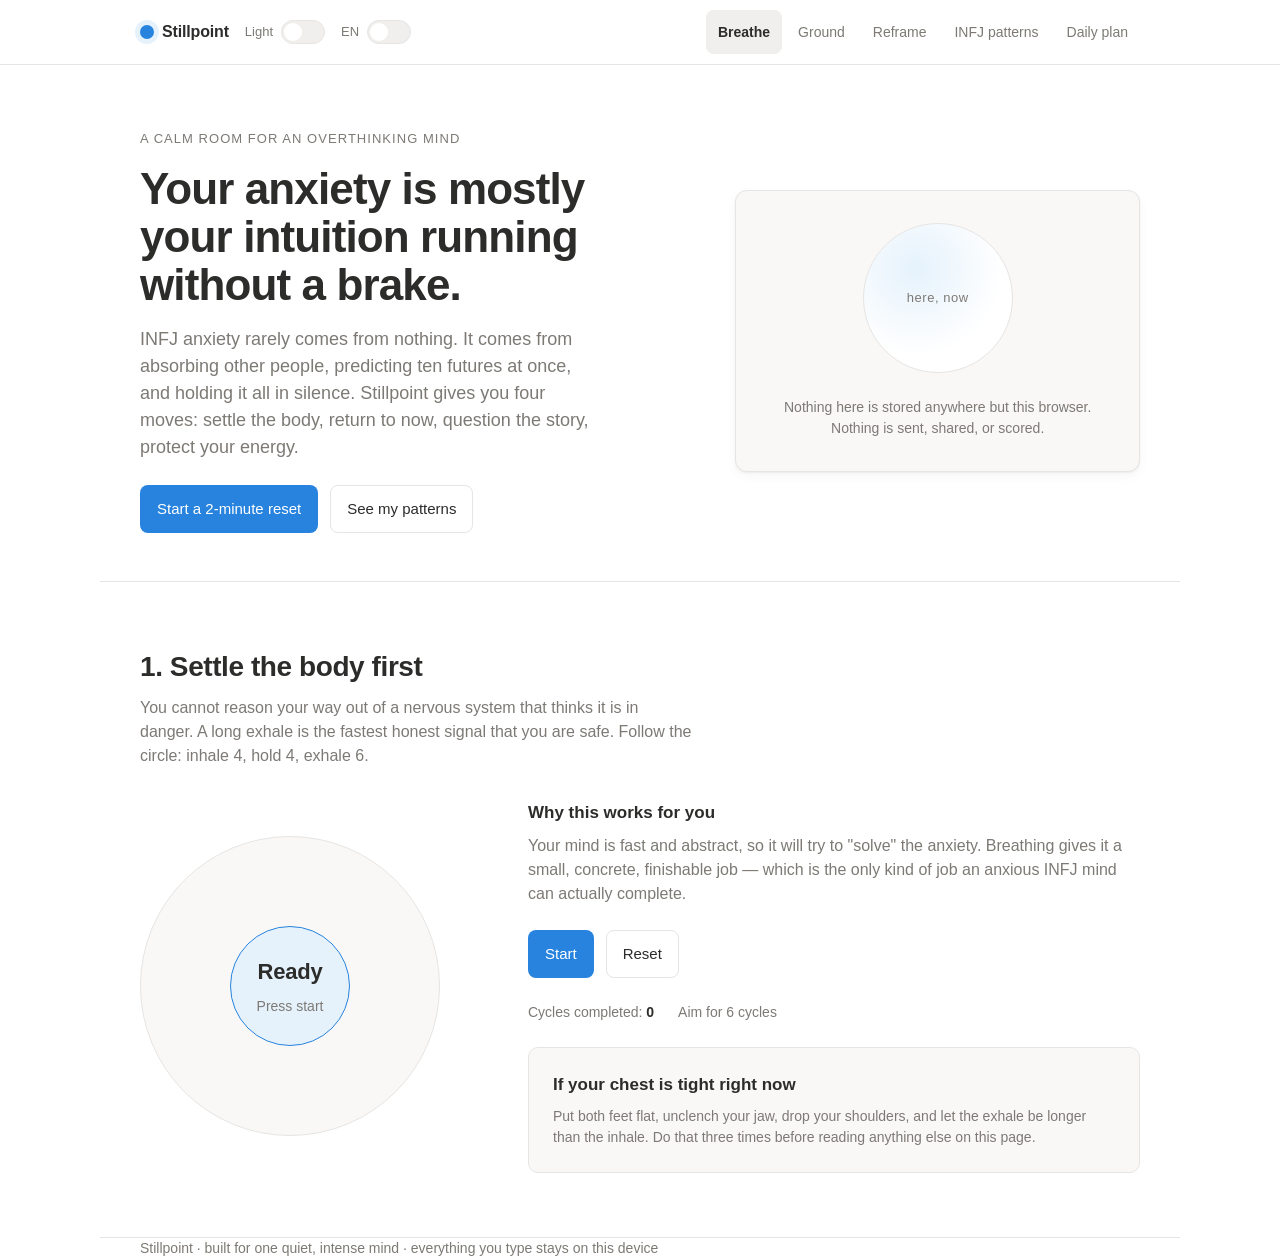
<file: index.html>
<!DOCTYPE html>
<html lang="en">
<head>
<meta charset="utf-8" />
<meta name="viewport" content="width=device-width, initial-scale=1" />
<meta name="description" content="Stillpoint is an anxiety self-help toolkit for INFJs, with breathing, grounding, reframing, and daily planning exercises." />
<meta property="og:title" content="Stillpoint — An anxiety toolkit for INFJs" />
<meta property="og:description" content="A calm, private anxiety self-help toolkit for INFJs." />
<meta property="og:type" content="website" />
<meta name="twitter:card" content="summary" />
<meta name="twitter:title" content="Stillpoint — An anxiety toolkit for INFJs" />
<meta name="twitter:description" content="A calm, private anxiety self-help toolkit for INFJs." />
<link rel="icon" href="favicon.svg" type="image/svg+xml" />
<title>Stillpoint — An anxiety toolkit for INFJs</title>
<link rel="stylesheet" href="style.css" />
</head>
<body>
<a class="skip-link" href="#main-content" data-i18n="skip">Skip to content</a>
<header>
  <div class="wrap bar">
    <div class="header-tools">
      <div class="brand"><span class="dot" aria-hidden="true"></span> Stillpoint</div>
      <div class="header-switches">
        <div class="switch-control">
          <span class="switch-label" id="themeLabel">Light</span>
          <button class="switch" id="themeToggle" type="button" role="switch" aria-checked="false" aria-label="Current theme: light. Activate to switch to dark theme."><span class="switch-thumb" aria-hidden="true"></span></button>
        </div>
        <div class="switch-control">
          <span class="switch-label" id="languageLabel">EN</span>
          <button class="switch" id="languageToggle" type="button" role="switch" aria-checked="false" aria-label="Current language: English. Activate to switch to Bahasa Indonesia."><span class="switch-thumb" aria-hidden="true"></span></button>
        </div>
      </div>
    </div>
    <nav role="tablist" aria-label="Sections" data-i18n-aria-label="nav.label">
      <button id="tab-breathe" role="tab" data-tab="breathe" aria-controls="breathe" aria-selected="true" tabindex="0" data-i18n="tabs.breathe">Breathe</button>
      <button id="tab-ground" role="tab" data-tab="ground" aria-controls="ground" aria-selected="false" tabindex="-1" data-i18n="tabs.ground">Ground</button>
      <button id="tab-reframe" role="tab" data-tab="reframe" aria-controls="reframe" aria-selected="false" tabindex="-1" data-i18n="tabs.reframe">Reframe</button>
      <button id="tab-patterns" role="tab" data-tab="patterns" aria-controls="patterns" aria-selected="false" tabindex="-1" data-i18n="tabs.patterns">INFJ patterns</button>
      <button id="tab-plan" role="tab" data-tab="plan" aria-controls="plan" aria-selected="false" tabindex="-1" data-i18n="tabs.plan">Daily plan</button>
    </nav>
  </div>
</header>

<main id="main-content" tabindex="-1">
  <div class="wrap">
    <div class="hero">
      <div>
        <p class="eyebrow" data-i18n="hero.eyebrow">A calm room for an overthinking mind</p>
        <h1 data-i18n="hero.title">Your anxiety is mostly your intuition running without a brake.</h1>
        <p class="lede" data-i18n="hero.lede">INFJ anxiety rarely comes from nothing. It comes from absorbing other people, predicting ten futures at once, and holding it all in silence. Stillpoint gives you four moves: settle the body, return to now, question the story, protect your energy.</p>
        <div class="cta">
          <button class="btn" data-goto="breathe" data-i18n="hero.start">Start a 2-minute reset</button>
          <button class="btn ghost" data-goto="patterns" data-i18n="hero.patterns">See my patterns</button>
        </div>
      </div>
      <div class="orb-card">
        <div class="orb" aria-hidden="true"><span data-i18n="hero.orb">here, now</span></div>
        <p class="small muted" style="margin:0" data-i18n="hero.privacy">Nothing here is stored anywhere but this browser. Nothing is sent, shared, or scored.</p>
      </div>
    </div>
  </div>

  <!-- BREATHE -->
  <section id="breathe" class="wrap" role="tabpanel" aria-labelledby="tab-breathe">
    <h2 data-i18n="breathe.title">1. Settle the body first</h2>
    <p class="sub" data-i18n="breathe.sub">You cannot reason your way out of a nervous system that thinks it is in danger. A long exhale is the fastest honest signal that you are safe. Follow the circle: inhale 4, hold 4, exhale 6.</p>
    <div class="breathe">
      <div class="ring" role="timer" aria-live="polite">
        <div class="fill" id="fill"></div>
        <div class="label" id="phase" data-i18n="breathe.ready">Ready</div>
        <div class="count" id="count" data-i18n="breathe.pressStart">Press start</div>
      </div>
      <div>
        <h3 data-i18n="breathe.whyTitle">Why this works for you</h3>
        <p class="muted" data-i18n="breathe.why">Your mind is fast and abstract, so it will try to "solve" the anxiety. Breathing gives it a small, concrete, finishable job — which is the only kind of job an anxious INFJ mind can actually complete.</p>
        <div class="cta" style="margin-top:24px">
          <button class="btn" id="startBtn" data-i18n="breathe.start">Start</button>
          <button class="btn ghost" id="stopBtn" data-i18n="breathe.reset">Reset</button>
        </div>
        <ul class="stat">
          <li><span data-i18n="breathe.cycles">Cycles completed:</span> <strong id="cycles" style="color:var(--text)">0</strong></li>
          <li data-i18n="breathe.aim">Aim for 6 cycles</li>
        </ul>
        <div class="card soft" style="margin-top:24px">
          <h3 data-i18n="breathe.tightTitle">If your chest is tight right now</h3>
          <p class="small muted" style="margin:0" data-i18n="breathe.tight">Put both feet flat, unclench your jaw, drop your shoulders, and let the exhale be longer than the inhale. Do that three times before reading anything else on this page.</p>
        </div>
      </div>
    </div>
  </section>

  <!-- GROUND -->
  <section id="ground" class="wrap" role="tabpanel" aria-labelledby="tab-ground" hidden>
    <h2 data-i18n="ground.title">2. Come back from the future</h2>
    <p class="sub" data-i18n="ground.sub">Ni-Fi anxiety lives in scenarios that have not happened. Grounding does not argue with the scenario — it just moves your attention to the room you are actually in. Fill in what you notice; the boxes are yours alone.</p>
    <div class="grid2">
      <ol class="steps" id="steps">
        <li class="step"><span class="num">5</span><div style="flex:1"><strong data-i18n="ground.see">things you can see</strong><input type="text" placeholder="lamp, window, mug…" aria-label="Five things you can see" data-i18n-placeholder="ground.seePlaceholder" data-i18n-aria-label="ground.seeAria" /></div></li>
        <li class="step"><span class="num">4</span><div style="flex:1"><strong data-i18n="ground.touch">things you can touch</strong><input type="text" placeholder="desk, sleeve, floor…" aria-label="Four things you can touch" data-i18n-placeholder="ground.touchPlaceholder" data-i18n-aria-label="ground.touchAria" /></div></li>
        <li class="step"><span class="num">3</span><div style="flex:1"><strong data-i18n="ground.hear">sounds you can hear</strong><input type="text" placeholder="fan, traffic, my breath…" aria-label="Three sounds you can hear" data-i18n-placeholder="ground.hearPlaceholder" data-i18n-aria-label="ground.hearAria" /></div></li>
        <li class="step"><span class="num">2</span><div style="flex:1"><strong data-i18n="ground.smell">things you can smell</strong><input type="text" placeholder="coffee, rain…" aria-label="Two things you can smell" data-i18n-placeholder="ground.smellPlaceholder" data-i18n-aria-label="ground.smellAria" /></div></li>
        <li class="step"><span class="num">1</span><div style="flex:1"><strong data-i18n="ground.good">thing that is true and good right now</strong><input type="text" placeholder="I am safe in this room." aria-label="One good thing that is true now" data-i18n-placeholder="ground.goodPlaceholder" data-i18n-aria-label="ground.goodAria" /></div></li>
      </ol>
      <div>
        <div class="card soft">
          <h3 data-i18n="ground.tenTitle">The 10-second version</h3>
          <p class="muted small" data-i18n="ground.ten">In a meeting or a crowd, you do not need all five. Name three things you can see and press your feet into the floor. That is enough to interrupt the spiral.</p>
        </div>
        <div class="card" style="margin-top:16px">
          <h3 data-i18n="ground.whoseTitle">Whose feeling is this?</h3>
          <p class="muted small" style="margin:0 0 12px" data-i18n="ground.whose">INFJs absorb the mood of the room and then treat it as their own. Ask, in order:</p>
          <p class="small" style="margin:0 0 8px" data-i18n="ground.question1">· Was I anxious before I saw this person or message?</p>
          <p class="small" style="margin:0 0 8px" data-i18n="ground.question2">· Is there an actual request being made of me?</p>
          <p class="small" style="margin:0" data-i18n="ground.question3">· If this feeling belongs to someone else, I can care about it without carrying it.</p>
        </div>
      </div>
    </div>
  </section>

  <!-- REFRAME -->
  <section id="reframe" class="wrap" role="tabpanel" aria-labelledby="tab-reframe" hidden>
    <h2 data-i18n="reframe.title">3. Put the story on trial</h2>
    <p class="sub" data-i18n="reframe.sub">Your intuition is often right about patterns and often wrong about certainty. Write the thought down, then answer four questions. Seeing it outside your head takes away most of its authority.</p>
    <div class="grid2">
      <div>
        <div class="field">
          <label for="thought" data-i18n="reframe.thoughtLabel">The thought that is looping</label>
          <textarea id="thought" placeholder="They replied briefly, so I must have done something wrong and this relationship is ending." data-i18n-placeholder="reframe.thoughtPlaceholder"></textarea>
        </div>
        <div class="field">
          <label for="evidence" data-i18n="reframe.evidenceLabel">Facts I can actually verify</label>
          <textarea id="evidence" placeholder="They sent three words. They were in a busy week." data-i18n-placeholder="reframe.evidencePlaceholder"></textarea>
        </div>
        <div class="field">
          <label for="alt" data-i18n="reframe.altLabel">A second explanation that fits the same facts</label>
          <textarea id="alt" placeholder="They were tired and answered fast." data-i18n-placeholder="reframe.altPlaceholder"></textarea>
        </div>
        <div class="field">
          <label for="act" data-i18n="reframe.actLabel">The smallest thing I can do in the next hour</label>
          <textarea id="act" placeholder="Ask one direct question, or close the laptop and walk." data-i18n-placeholder="reframe.actPlaceholder"></textarea>
        </div>
        <button class="btn" id="buildBtn" data-i18n="reframe.build">Build my reframe</button>
      </div>
      <div>
        <div class="out" id="out" aria-live="polite">
          <h4 data-i18n="reframe.outputTitle">Your reframe</h4>
          <p class="muted" style="margin:0" data-i18n="reframe.outputHint">Fill in the fields and press the button. Your reframe will appear here so you can read it back as a sentence instead of a feeling.</p>
        </div>
        <div class="card soft" style="margin-top:16px">
          <h3 data-i18n="reframe.memoryTitle">Three sentences worth memorising</h3>
          <blockquote data-i18n="reframe.quote1">A prediction is not information.</blockquote>
          <blockquote data-i18n="reframe.quote2">I can hold someone's pain without making it my responsibility.</blockquote>
          <blockquote data-i18n="reframe.quote3">Not deciding today is also a decision I am allowed to make.</blockquote>
        </div>
      </div>
    </div>
  </section>

  <!-- PATTERNS -->
  <section id="patterns" class="wrap" role="tabpanel" aria-labelledby="tab-patterns" hidden>
    <h2 data-i18n="patterns.title">4. The five loops that catch INFJs</h2>
    <p class="sub" data-i18n="patterns.sub">Anxiety is easier to interrupt when it has a name. Open the one that sounds like this week and use the counter-move — not as self-improvement, just as a way out of the room.</p>
    <div style="display:grid;gap:12px">
      <details class="pattern" open>
        <summary><span data-i18n="patterns.oneTitle">Doorslam dread — reading distance into every small silence</span> <span class="tag" data-i18n="patterns.oneTag">Fi–Ni loop</span></summary>
        <div class="body">
          <p class="muted" data-i18n="patterns.oneBody">You notice a tone shift, build a full story about being unwanted, then quietly withdraw first to protect yourself. The withdrawal then creates the distance you feared.</p>
          <p><strong data-i18n="patterns.counter">Counter-move:</strong> <span data-i18n="patterns.oneMove">ask one plain question out loud within 24 hours. "Are we okay? Your message read short to me." Direct questions cost less than a week of simulation.</span></p>
        </div>
      </details>
      <details class="pattern">
        <summary><span data-i18n="patterns.twoTitle">Absorbed emotion — carrying feelings that were never yours</span> <span class="tag" data-i18n="patterns.twoTag">Fe overload</span></summary>
        <div class="body">
          <p class="muted" data-i18n="patterns.twoBody">You leave a conversation heavier than you arrived and cannot say why. Your empathy has no default off switch, so other people's stress becomes your body's stress.</p>
          <p><strong data-i18n="patterns.counter">Counter-move:</strong> <span data-i18n="patterns.twoMove">a 20-minute decompression buffer after intense contact. No phone, no analysis. Walk, wash dishes, stretch. Give the borrowed feeling somewhere to leave.</span></p>
        </div>
      </details>
      <details class="pattern">
        <summary><span data-i18n="patterns.threeTitle">Perfect-standard paralysis — nothing is ready, so nothing ships</span> <span class="tag" data-i18n="patterns.threeTag">Ni idealism</span></summary>
        <div class="body">
          <p class="muted" data-i18n="patterns.threeBody">You can see the ideal version so vividly that the real version feels humiliating. So you delay, and the delay becomes new anxiety.</p>
          <p><strong data-i18n="patterns.counter">Counter-move:</strong> <span data-i18n="patterns.threeMove">set a deliberate "good enough" line before you start, and a hard stop time. Ship at the line. Your vision is a compass, not an entry requirement.</span></p>
        </div>
      </details>
      <details class="pattern">
        <summary><span data-i18n="patterns.fourTitle">Over-giving then resentment — yes now, exhaustion later</span> <span class="tag" data-i18n="patterns.fourTag">Weak boundary</span></summary>
        <div class="body">
          <p class="muted" data-i18n="patterns.fourBody">You agree because you can feel how much they need it, then resent the cost. Resentment turns inward and reads as anxiety and guilt.</p>
          <p><strong data-i18n="patterns.counter">Counter-move:</strong> <span data-i18n="patterns.fourMove">buy time before agreeing. "Let me check and come back to you tonight." One sentence protects most of your week.</span></p>
        </div>
      </details>
      <details class="pattern">
        <summary><span data-i18n="patterns.fiveTitle">Sensory and social depletion — the crash after being seen</span> <span class="tag" data-i18n="patterns.fiveTag">Se grip</span></summary>
        <div class="body">
          <p class="muted" data-i18n="patterns.fiveBody">After long social exposure you overeat, doomscroll, or overspend, then feel out of control and anxious about yourself.</p>
          <p><strong data-i18n="patterns.counter">Counter-move:</strong> <span data-i18n="patterns.fiveMove">plan the recovery before the event, not after. Book solitude on the calendar as if it were a meeting, because for you it is one.</span></p>
        </div>
      </details>
    </div>
  </section>

  <!-- PLAN -->
  <section id="plan" class="wrap" role="tabpanel" aria-labelledby="tab-plan" hidden>
    <h2 data-i18n="plan.title">5. A day built for a sensitive nervous system</h2>
    <p class="sub" data-i18n="plan.sub">Anxiety drops most from boring structure, not insight. Tick what you did today — the list resets itself each day and lives only in this browser.</p>
    <div class="progress" aria-hidden="true"><i id="bar"></i></div>
    <div class="grid2">
      <ul class="plan" id="planList">
        <li><input type="checkbox" id="p1"><label for="p1" style="font-weight:500;margin:0"><span data-i18n="plan.item1">Daylight and movement within an hour of waking</span> <span class="when" data-i18n="plan.morning">— morning</span></label></li>
        <li><input type="checkbox" id="p2"><label for="p2" style="font-weight:500;margin:0"><span data-i18n="plan.item2">Write the top worry on paper before opening messages</span> <span class="when" data-i18n="plan.morning">— morning</span></label></li>
        <li><input type="checkbox" id="p3"><label for="p3" style="font-weight:500;margin:0"><span data-i18n="plan.item3">One 90-minute deep-work block, phone in another room</span> <span class="when" data-i18n="plan.midday">— midday</span></label></li>
        <li><input type="checkbox" id="p4"><label for="p4" style="font-weight:500;margin:0"><span data-i18n="plan.item4">20 minutes of protected solitude, no input</span> <span class="when" data-i18n="plan.afternoon">— afternoon</span></label></li>
        <li><input type="checkbox" id="p5"><label for="p5" style="font-weight:500;margin:0"><span data-i18n="plan.item5">Say one true thing out loud to one person</span> <span class="when" data-i18n="plan.evening">— evening</span></label></li>
        <li><input type="checkbox" id="p6"><label for="p6" style="font-weight:500;margin:0"><span data-i18n="plan.item6">Screens off 45 minutes before bed</span> <span class="when" data-i18n="plan.night">— night</span></label></li>
      </ul>
      <div>
        <div class="card soft">
          <h3 data-i18n="plan.boundaryTitle">Boundary lines you can borrow</h3>
          <blockquote data-i18n="plan.boundary1">"I want to help, and I need to check my week first."</blockquote>
          <blockquote data-i18n="plan.boundary2">"I care about this. I don't have the capacity today."</blockquote>
          <blockquote data-i18n="plan.boundary3">"Can I answer you tomorrow morning?"</blockquote>
        </div>
        <div class="card" style="margin-top:16px;border-color:var(--orange);background:var(--orange-soft)">
          <h3 data-i18n="plan.crisisTitle">When to bring in a person, not a page</h3>
          <p class="small" style="margin:0" data-i18n="plan.crisis">If anxiety is stopping you from sleeping, eating, studying, or leaving the house for weeks, or you have thoughts of harming yourself, please talk to a doctor, a campus counsellor, or a local crisis line. This site is a self-help tool, not treatment, and reaching out is a strength move, not a failure.</p>
        </div>
      </div>
    </div>
  </section>
</main>

<footer class="wrap">
  <span data-i18n="footer">Stillpoint · built for one quiet, intense mind · everything you type stays on this device</span>
</footer>

<script src="script.js"></script>
</body>
</html>
</file>
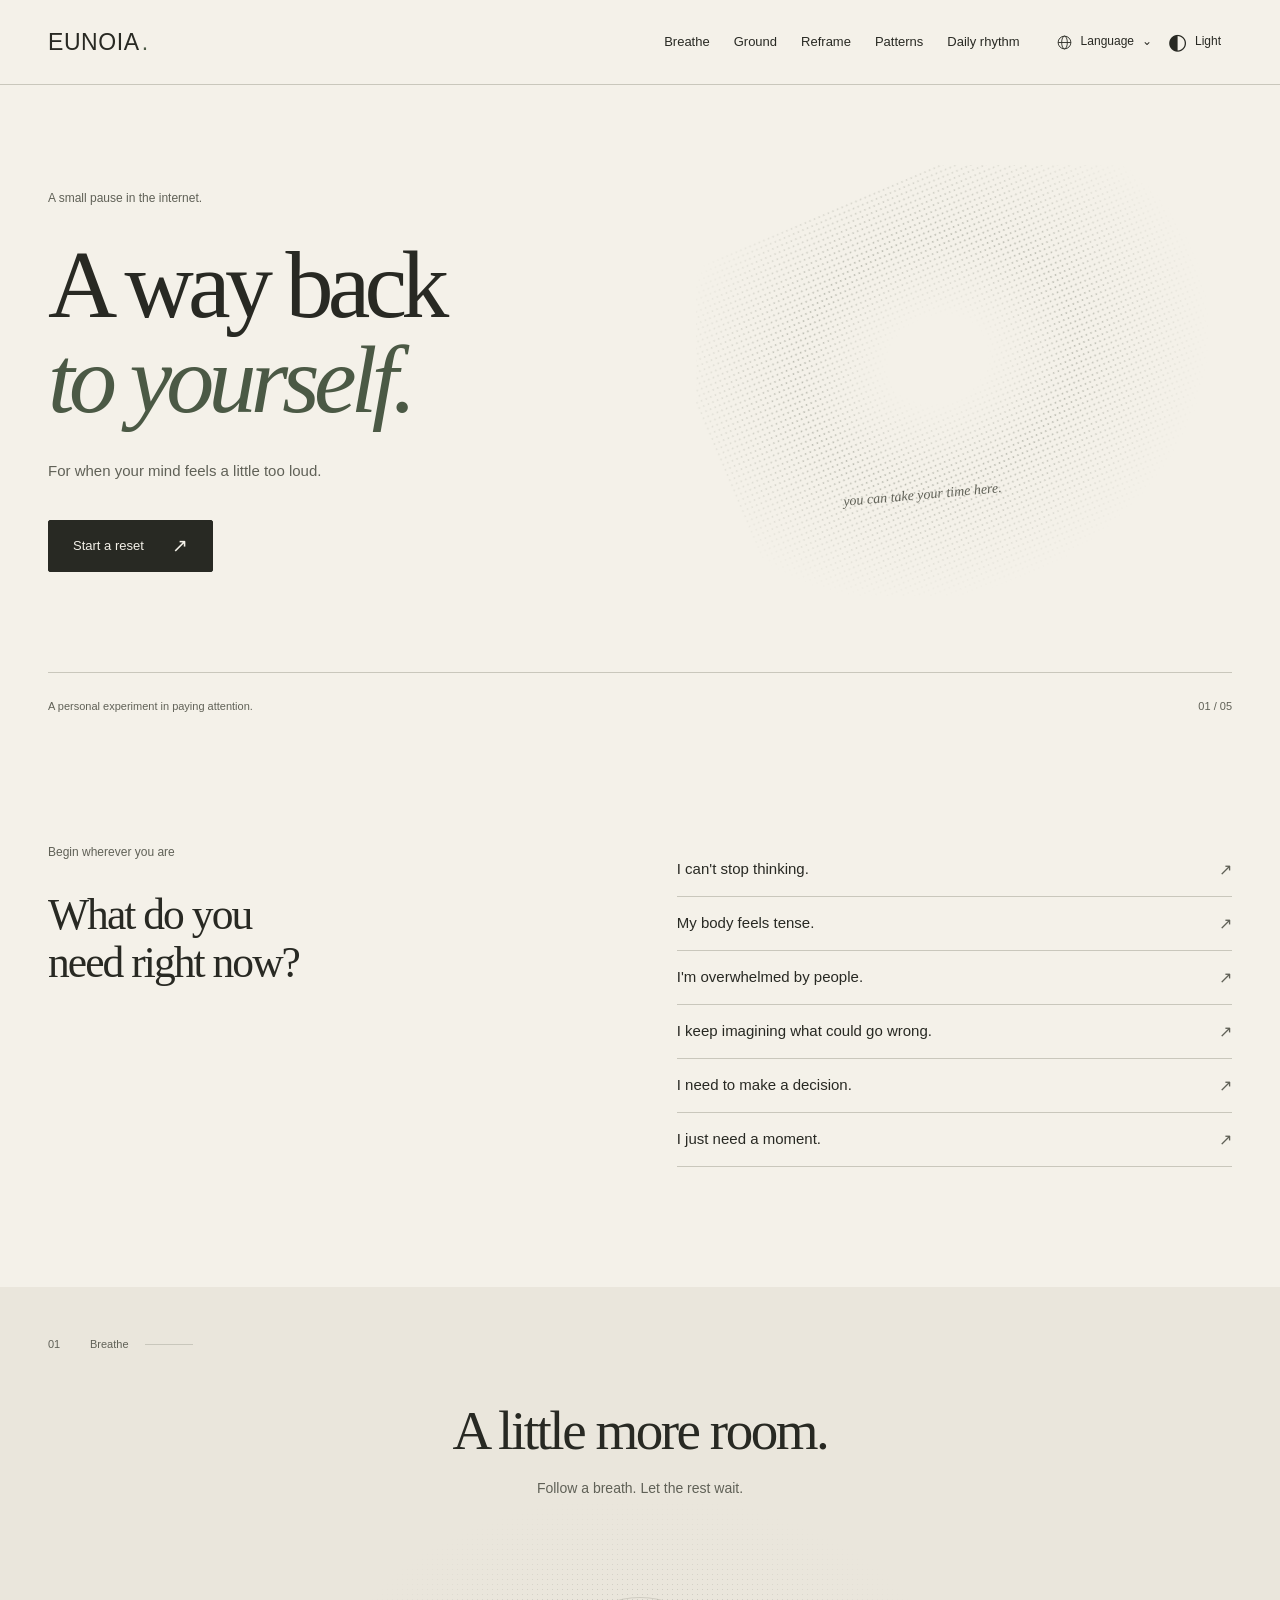
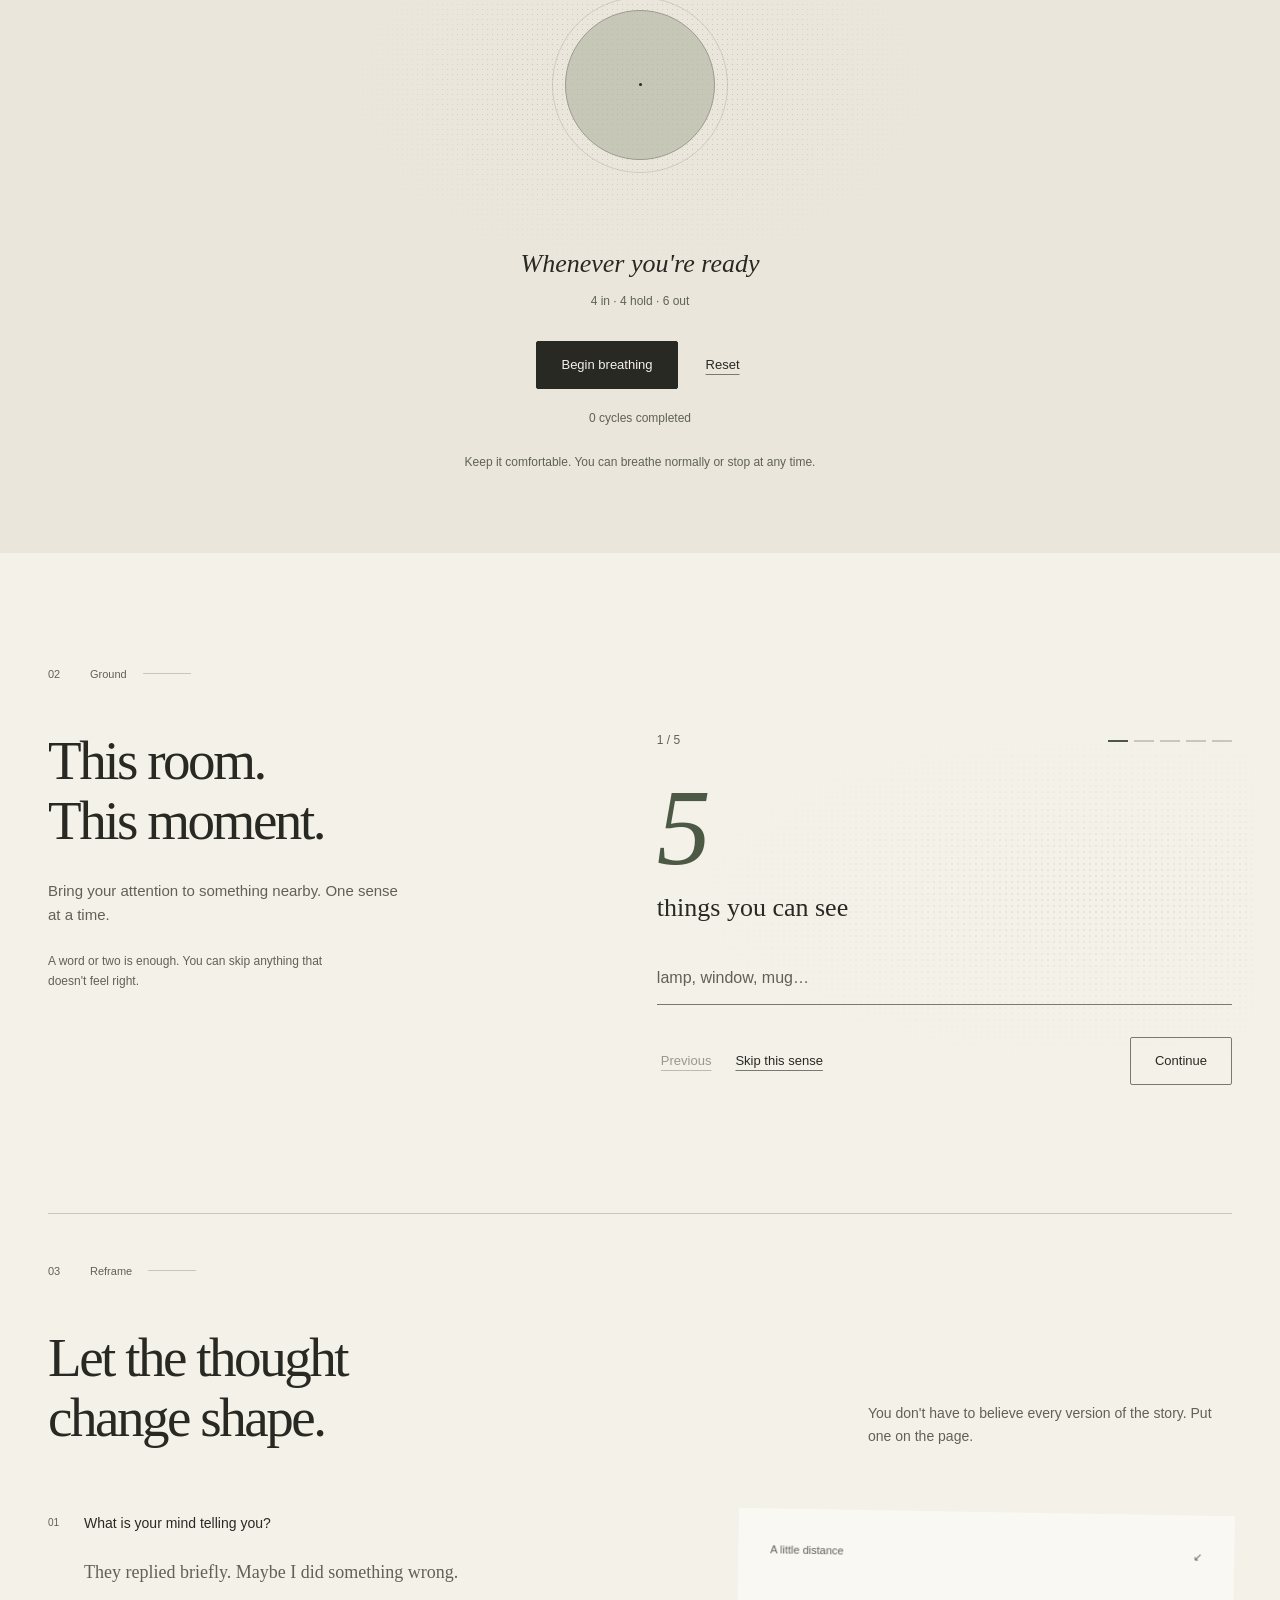
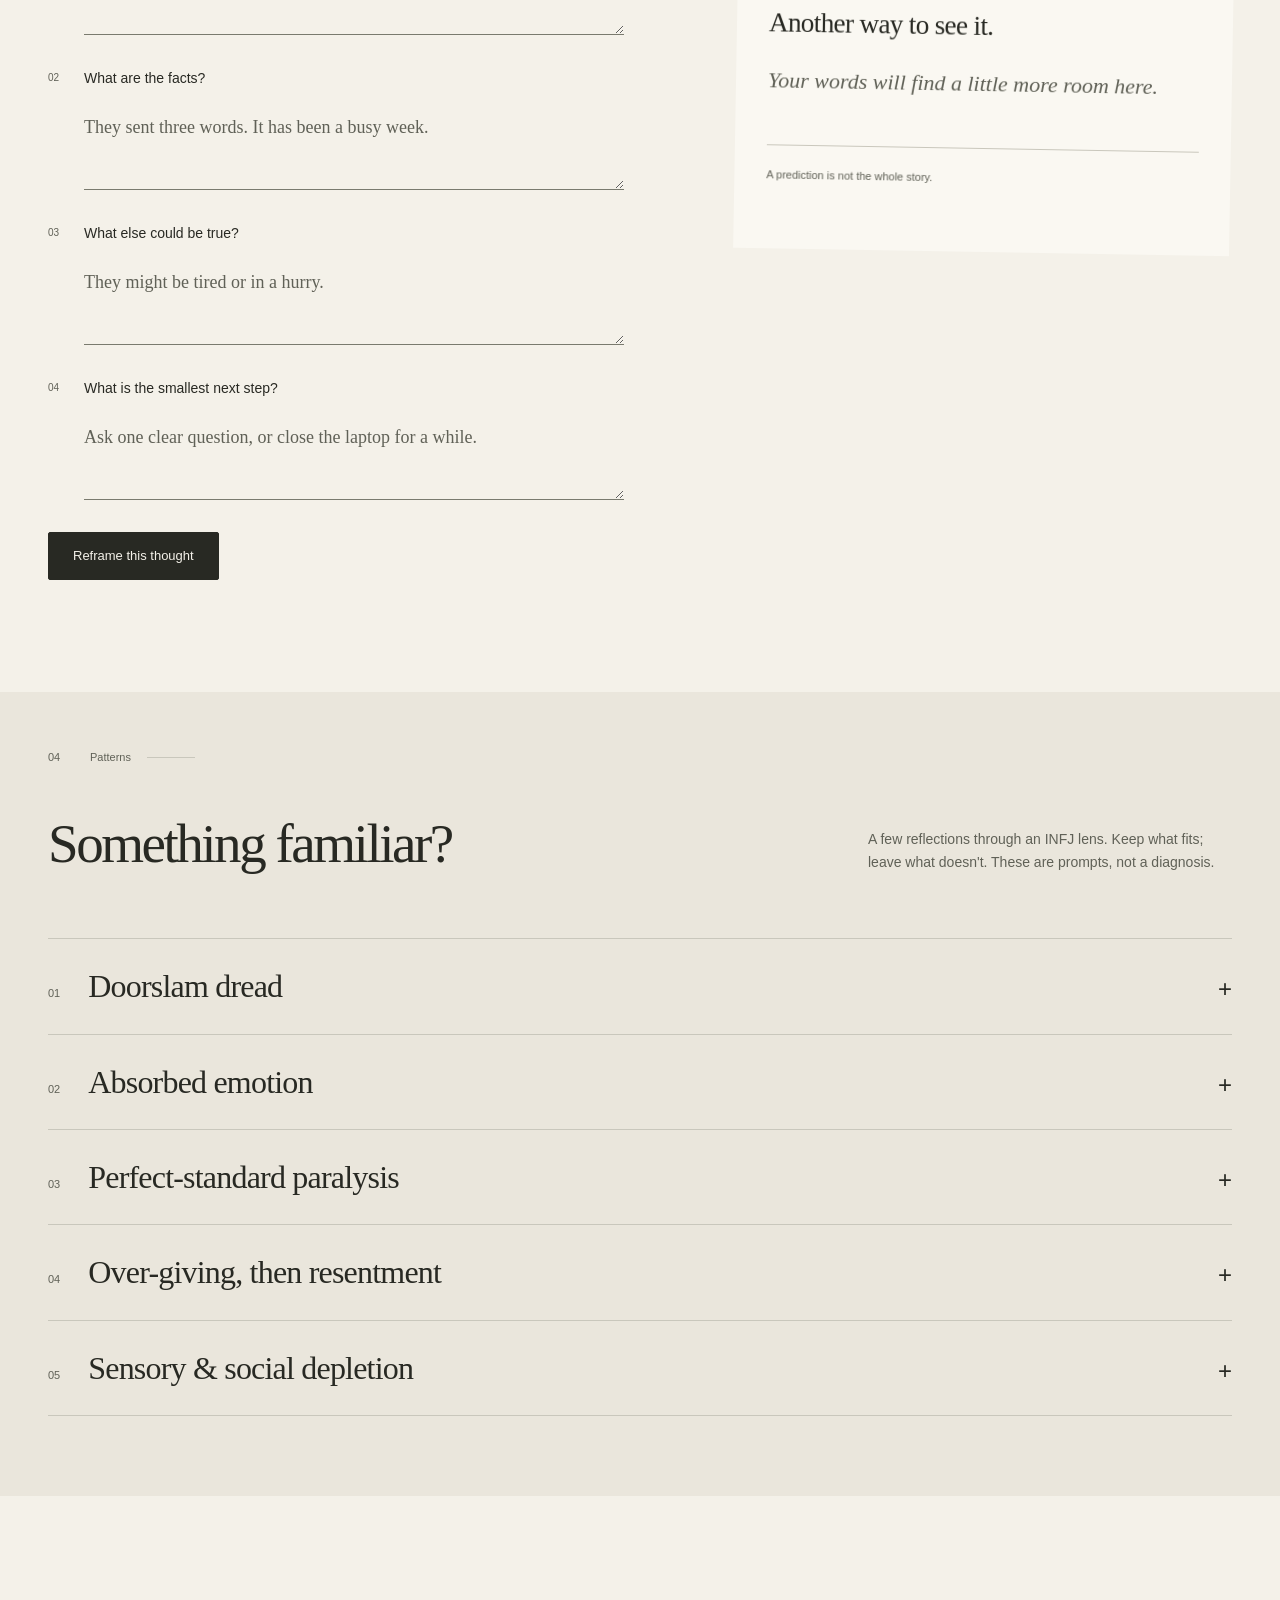
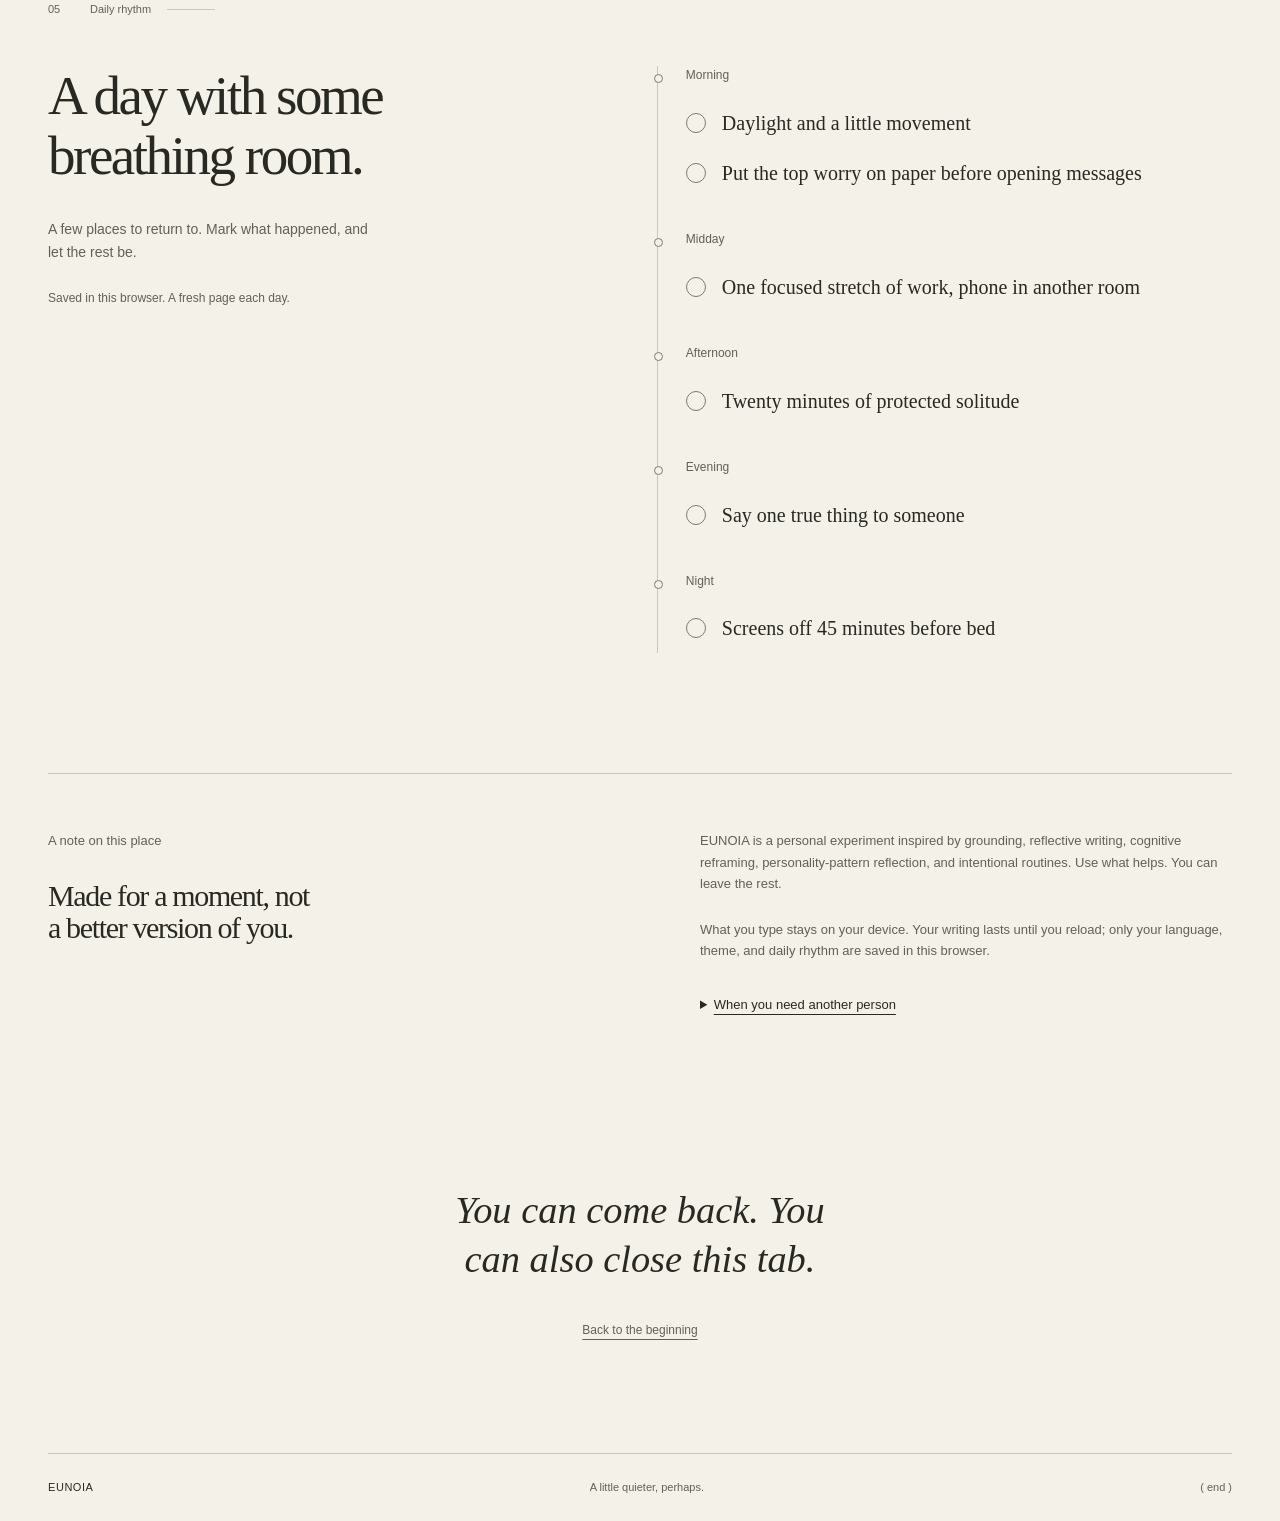
<file: outputs/eunoia/index.html>
<!DOCTYPE html>
<html lang="en">
<head>
  <meta charset="utf-8">
  <meta name="viewport" content="width=device-width, initial-scale=1">
  <title>EUNOIA · A way back to yourself</title>
  <meta name="description" content="A small, quiet place for a busy mind. Breathing, grounding, reflective writing, and a gentler daily rhythm.">
  <meta property="og:title" content="EUNOIA · A way back to yourself">
  <meta property="og:description" content="A small, quiet place for a busy mind.">
  <meta property="og:type" content="website">
  <meta name="twitter:card" content="summary">
  <meta name="twitter:title" content="EUNOIA · A way back to yourself">
  <meta name="twitter:description" content="A small, quiet place for a busy mind.">
  <link rel="icon" href="favicon.svg" type="image/svg+xml">
  <link rel="stylesheet" href="style.css?v=eunoia-20260910">
  <script src="script.js?v=eunoia-20260910" defer></script>
</head>
<body>
<a class="skip-link" href="#main-content" data-i18n="skip">Skip to content</a>
<header class="site-header">
  <div class="header-inner wrap">
    <a class="brand" href="#home">EUNOIA<span aria-hidden="true">.</span></a>
    <button id="menuToggle" class="menu-toggle" type="button" aria-expanded="false" aria-controls="headerNav" data-i18n="menu">Menu</button>
    <div id="headerNav" class="header-nav">
      <nav aria-label="Experiences" data-i18n-aria-label="nav.label">
        <a href="#breathe" data-i18n="tabs.breathe">Breathe</a><a href="#ground" data-i18n="tabs.ground">Ground</a><a href="#reframe" data-i18n="tabs.reframe">Reframe</a><a href="#patterns" data-i18n="tabs.patterns">Patterns</a><a href="#plan" data-i18n="tabs.plan">Daily rhythm</a>
      </nav>
      <div class="preferences">
        <div class="language-picker">
          <button id="languageToggle" type="button" aria-expanded="false" aria-controls="languageMenu" aria-haspopup="menu"><svg viewBox="0 0 24 24" aria-hidden="true"><circle cx="12" cy="12" r="9"/><ellipse cx="12" cy="12" rx="4" ry="9"/><path d="M3 12h18"/></svg><span>Language</span><span class="chevron" aria-hidden="true">⌄</span></button>
          <div id="languageMenu" class="language-menu" role="menu" aria-label="Language" hidden>
            <button type="button" role="menuitemradio" tabindex="-1" aria-checked="true" data-language="en" lang="en">English<span aria-hidden="true">✓</span></button>
            <button type="button" role="menuitemradio" tabindex="-1" aria-checked="false" data-language="id" lang="id">Indonesia<span aria-hidden="true">✓</span></button>
          </div>
        </div>
        <button id="themeToggle" class="theme-toggle" type="button" role="switch" aria-checked="false" aria-label="Dark mode"><span class="theme-glyph" aria-hidden="true">◐</span><span id="themeLabel">Light</span></button>
      </div>
    </div>
  </div>
</header>
<main id="main-content" tabindex="-1">
  <section id="home" class="hero wrap" aria-labelledby="heroTitle">
    <div class="hero-copy"><p class="eyebrow" data-i18n="hero.eyebrow">A small pause in the internet.</p><h1 id="heroTitle"><span data-i18n="hero.title">A way back</span><br><em data-i18n="hero.titleEnd">to yourself.</em></h1><p class="hero-note" data-i18n="hero.lede">For when your mind feels a little too loud.</p><a class="btn primary magnetic" href="#breathe"><span data-i18n="hero.start">Start a reset</span><span class="action-arrow" aria-hidden="true">↗</span></a></div>
    <div class="hero-atmosphere" aria-hidden="true"><div class="halftone"></div><span class="atmosphere-caption" data-i18n="hero.aside">you can take your time here.</span></div>
    <div class="hero-foot"><span data-i18n="hero.foot">A personal experiment in paying attention.</span><span aria-hidden="true">01 / 05</span></div>
  </section>
  <section class="entry wrap" aria-labelledby="entryTitle">
    <div><p class="eyebrow" data-i18n="entry.label">Begin wherever you are</p><h2 id="entryTitle" data-i18n="entry.title">What do you need right now?</h2></div>
    <div class="thoughts">
      <a href="#reframe"><span data-i18n="entry.thinking">I can't stop thinking.</span><span aria-hidden="true">↗</span></a>
      <a href="#breathe"><span data-i18n="entry.tense">My body feels tense.</span><span aria-hidden="true">↗</span></a>
      <a href="#patterns"><span data-i18n="entry.people">I'm overwhelmed by people.</span><span aria-hidden="true">↗</span></a>
      <a href="#ground"><span data-i18n="entry.future">I keep imagining what could go wrong.</span><span aria-hidden="true">↗</span></a>
      <a href="#reframe"><span data-i18n="entry.decision">I need to make a decision.</span><span aria-hidden="true">↗</span></a>
      <a href="#breathe"><span data-i18n="entry.moment">I just need a moment.</span><span aria-hidden="true">↗</span></a>
    </div>
  </section>
  <section id="breathe" class="breathing-section" aria-labelledby="breatheTitle"><div class="wrap">
    <div class="section-index"><span>01</span><span data-i18n="tabs.breathe">Breathe</span></div>
    <div class="breathing-heading"><h2 id="breatheTitle" data-i18n="breathe.title">A little more room.</h2><p data-i18n="breathe.sub">Follow a breath. Let the rest wait.</p></div>
    <div class="breath-scene" aria-hidden="true"><div class="breath-dots"></div><div id="fill" class="breath-fill"></div><div class="breath-axis"></div></div>
    <div class="breath-readout"><p id="phase" aria-live="polite" data-i18n="breathe.ready">Whenever you're ready</p><span id="count" role="timer" data-i18n="breathe.pressStart">4 in · 4 hold · 6 out</span></div>
    <div class="breath-actions"><button class="btn primary magnetic" id="startBtn" type="button" data-i18n="breathe.start">Begin breathing</button><button class="text-button" id="stopBtn" type="button" data-i18n="breathe.reset">Reset</button></div>
    <p class="cycles"><span id="cycles">0</span> <span data-i18n="breathe.cycles">cycles completed</span></p><p class="breath-note" data-i18n="breathe.note">Keep it comfortable. You can breathe normally or stop at any time.</p>
  </div></section>
  <section id="ground" class="ground-section wrap" aria-labelledby="groundTitle">
    <div class="section-index"><span>02</span><span data-i18n="tabs.ground">Ground</span></div>
    <div class="ground-layout">
      <div class="ground-intro"><h2 id="groundTitle" data-i18n="ground.title">This room. This moment.</h2><p data-i18n="ground.sub">Bring your attention to something nearby. One sense at a time.</p><p class="small" data-i18n="ground.permission">A word or two is enough. You can skip anything that doesn't feel right.</p></div>
      <div class="ground-workspace">
        <div class="ground-progress"><span id="groundCount">1 / 5</span><div class="ground-marks" aria-hidden="true"><i></i><i></i><i></i><i></i><i></i></div></div>
        <ol class="steps" id="steps">
          <li class="step"><span class="sense-number" aria-hidden="true">5</span><label for="g1" data-i18n="ground.see">things you can see</label><input id="g1" type="text" placeholder="lamp, window, mug…" data-i18n-placeholder="ground.seePlaceholder" autocomplete="off" data-i18n-aria-label="ground.seeAria" aria-label="Five things you can see"></li>
          <li class="step" hidden><span class="sense-number" aria-hidden="true">4</span><label for="g2" data-i18n="ground.touch">things you can feel</label><input id="g2" type="text" placeholder="desk, sleeve, floor…" data-i18n-placeholder="ground.touchPlaceholder" autocomplete="off" data-i18n-aria-label="ground.touchAria" aria-label="Four things you can feel"></li>
          <li class="step" hidden><span class="sense-number" aria-hidden="true">3</span><label for="g3" data-i18n="ground.hear">sounds you can hear</label><input id="g3" type="text" placeholder="fan, traffic, my breath…" data-i18n-placeholder="ground.hearPlaceholder" autocomplete="off" data-i18n-aria-label="ground.hearAria" aria-label="Three sounds you can hear"></li>
          <li class="step" hidden><span class="sense-number" aria-hidden="true">2</span><label for="g4" data-i18n="ground.smell">things you can smell</label><input id="g4" type="text" placeholder="coffee, rain…" data-i18n-placeholder="ground.smellPlaceholder" autocomplete="off" data-i18n-aria-label="ground.smellAria" aria-label="Two things you can smell"></li>
          <li class="step" hidden><span class="sense-number" aria-hidden="true">1</span><label for="g5" data-i18n="ground.good">small thing that feels okay</label><input id="g5" type="text" placeholder="The chair is holding me." data-i18n-placeholder="ground.goodPlaceholder" autocomplete="off" data-i18n-aria-label="ground.goodAria" aria-label="One small thing that feels okay"></li>
        </ol>
        <div id="groundComplete" class="ground-complete" tabindex="-1" hidden><span class="quiet-mark" aria-hidden="true">·</span><h3 data-i18n="ground.doneTitle">You are here.</h3><p data-i18n="ground.done">The room was here the whole time.</p></div>
        <div class="ground-actions"><button id="groundBack" class="text-button" type="button" data-i18n="ground.back" disabled>Previous</button><button id="groundSkip" class="text-button" type="button" data-i18n="ground.skip">Skip this sense</button><button id="groundNext" class="btn" type="button" data-i18n="ground.next">Continue</button></div>
        <p id="groundStatus" class="sr-only" role="status"></p>
      </div>
    </div>
  </section>
  <section id="reframe" class="reframe-section wrap" aria-labelledby="reframeTitle">
    <div class="section-index"><span>03</span><span data-i18n="tabs.reframe">Reframe</span></div>
    <div class="section-heading"><h2 id="reframeTitle" data-i18n="reframe.title">Let the thought change shape.</h2><p data-i18n="reframe.sub">You don't have to believe every version of the story. Put one on the page.</p></div>
    <div class="reframe-layout">
      <form id="reframeForm" novalidate>
        <div class="field"><span class="field-number" aria-hidden="true">01</span><label for="thought" data-i18n="reframe.thoughtLabel">What is your mind telling you?</label><textarea id="thought" data-i18n-placeholder="reframe.thoughtPlaceholder" placeholder="They replied briefly. Maybe I did something wrong." aria-describedby="reframeError"></textarea><p id="reframeError" class="form-error" role="alert" hidden></p></div>
        <div class="field"><span class="field-number" aria-hidden="true">02</span><label for="evidence" data-i18n="reframe.evidenceLabel">What are the facts?</label><textarea id="evidence" data-i18n-placeholder="reframe.evidencePlaceholder" placeholder="They sent three words. It has been a busy week."></textarea></div>
        <div class="field"><span class="field-number" aria-hidden="true">03</span><label for="alt" data-i18n="reframe.altLabel">What else could be true?</label><textarea id="alt" data-i18n-placeholder="reframe.altPlaceholder" placeholder="They might be tired or in a hurry."></textarea></div>
        <div class="field"><span class="field-number" aria-hidden="true">04</span><label for="act" data-i18n="reframe.actLabel">What is the smallest next step?</label><textarea id="act" data-i18n-placeholder="reframe.actPlaceholder" placeholder="Ask one clear question, or close the laptop for a while."></textarea></div>
        <button class="btn primary magnetic" id="buildBtn" type="submit" data-i18n="reframe.build">Reframe this thought</button>
      </form>
      <div class="reframe-paper"><div class="paper-label"><span data-i18n="reframe.paperLabel">A little distance</span><span aria-hidden="true">↙</span></div><div id="out" aria-live="polite" tabindex="-1"><h3 data-i18n="reframe.outputTitle">Another way to see it.</h3><p class="output-hint" data-i18n="reframe.outputHint">Your words will find a little more room here.</p></div><p class="paper-foot" data-i18n="reframe.quote">A prediction is not the whole story.</p></div>
    </div>
  </section>
  <section id="patterns" class="patterns-section" aria-labelledby="patternsTitle"><div class="wrap">
    <div class="section-index"><span>04</span><span data-i18n="tabs.patterns">Patterns</span></div>
    <div class="section-heading"><h2 id="patternsTitle" data-i18n="patterns.title">Something familiar?</h2><p data-i18n="patterns.sub">A few reflections through an INFJ lens. Keep what fits; leave what doesn't. These are prompts, not a diagnosis.</p></div>
    <div class="patterns-list">
      <details class="pattern"><summary><span class="pattern-number">01</span><h3 data-i18n="patterns.oneTitle">Doorslam dread</h3><span class="pattern-symbol" aria-hidden="true">+</span></summary><div class="pattern-body"><p data-i18n="patterns.oneBody">A short reply can start to feel like rejection. You might pull away before you know what happened.</p><div><h4 data-i18n="patterns.counter">A counter-move</h4><p data-i18n="patterns.oneMove">Ask one plain question: “Are we okay? Your message felt a little short.” Leave room for an ordinary explanation.</p></div></div></details>
      <details class="pattern"><summary><span class="pattern-number">02</span><h3 data-i18n="patterns.twoTitle">Absorbed emotion</h3><span class="pattern-symbol" aria-hidden="true">+</span></summary><div class="pattern-body"><p data-i18n="patterns.twoBody">Sometimes you leave a conversation feeling heavier. It may be hard to tell where their feelings end and yours begin.</p><div><h4 data-i18n="patterns.counter">A counter-move</h4><p data-i18n="patterns.twoMove">Take a little time without input. Walk, wash a cup, stretch. Ask: was I feeling this before the conversation?</p></div></div></details>
      <details class="pattern"><summary><span class="pattern-number">03</span><h3 data-i18n="patterns.threeTitle">Perfect-standard paralysis</h3><span class="pattern-symbol" aria-hidden="true">+</span></summary><div class="pattern-body"><p data-i18n="patterns.threeBody">The version in your head can make a real first attempt feel inadequate. Starting may feel harder than imagining.</p><div><h4 data-i18n="patterns.counter">A counter-move</h4><p data-i18n="patterns.threeMove">Decide what “enough for today” looks like before you start. Give this version an ending.</p></div></div></details>
      <details class="pattern"><summary><span class="pattern-number">04</span><h3 data-i18n="patterns.fourTitle">Over-giving, then resentment</h3><span class="pattern-symbol" aria-hidden="true">+</span></summary><div class="pattern-body"><p data-i18n="patterns.fourBody">A quick yes may leave you with less energy than you expected. Frustration can turn into guilt.</p><div><h4 data-i18n="patterns.counter">A counter-move</h4><p data-i18n="patterns.fourMove">Give yourself time before agreeing: “Let me check my week and come back to you.”</p></div></div></details>
      <details class="pattern"><summary><span class="pattern-number">05</span><h3 data-i18n="patterns.fiveTitle">Sensory &amp; social depletion</h3><span class="pattern-symbol" aria-hidden="true">+</span></summary><div class="pattern-body"><p data-i18n="patterns.fiveBody">After a lot of people, light, or noise, even small decisions can feel like too much.</p><div><h4 data-i18n="patterns.counter">A counter-move</h4><p data-i18n="patterns.fiveMove">Leave some quiet time after the event. You can plan for rest before you need it.</p></div></div></details>
    </div>
  </div></section>
  <section id="plan" class="plan-section wrap" aria-labelledby="planTitle">
    <div class="section-index"><span>05</span><span data-i18n="tabs.plan">Daily rhythm</span></div>
    <div class="rhythm-layout"><div><h2 id="planTitle" data-i18n="plan.title">A day with some breathing room.</h2><p data-i18n="plan.sub">A few places to return to. Mark what happened, and let the rest be.</p><p class="small" data-i18n="plan.saved">Saved in this browser. A fresh page each day.</p><p class="small" id="storageStatus" role="status"></p></div>
    <ol class="plan" id="planList">
      <li><span class="when" data-i18n="plan.morning">Morning</span><label for="p1"><input type="checkbox" id="p1"><span data-i18n="plan.item1">Daylight and a little movement</span></label><label for="p2"><input type="checkbox" id="p2"><span data-i18n="plan.item2">Put the top worry on paper before opening messages</span></label></li>
      <li><span class="when" data-i18n="plan.midday">Midday</span><label for="p3"><input type="checkbox" id="p3"><span data-i18n="plan.item3">One focused stretch of work, phone in another room</span></label></li>
      <li><span class="when" data-i18n="plan.afternoon">Afternoon</span><label for="p4"><input type="checkbox" id="p4"><span data-i18n="plan.item4">Twenty minutes of protected solitude</span></label></li>
      <li><span class="when" data-i18n="plan.evening">Evening</span><label for="p5"><input type="checkbox" id="p5"><span data-i18n="plan.item5">Say one true thing to someone</span></label></li>
      <li><span class="when" data-i18n="plan.night">Night</span><label for="p6"><input type="checkbox" id="p6"><span data-i18n="plan.item6">Screens off 45 minutes before bed</span></label></li>
    </ol></div>
  </section>
  <section class="about-section wrap" aria-labelledby="aboutTitle"><div><p class="eyebrow" data-i18n="about.label">A note on this place</p><h2 id="aboutTitle" data-i18n="about.title">Made for a moment, not a better version of you.</h2></div><div><p data-i18n="about.body">EUNOIA is a personal experiment inspired by grounding, reflective writing, cognitive reframing, personality-pattern reflection, and intentional routines. Use what helps. You can leave the rest.</p><p data-i18n="about.privacy">What you type stays on your device. Your writing lasts until you reload; only your language, theme, and daily rhythm are saved in this browser.</p><details class="support"><summary data-i18n="plan.crisisTitle">When you need another person</summary><p data-i18n="plan.crisis">If anxiety is stopping you from sleeping, eating, studying, or leaving the house for weeks, or you have thoughts of harming yourself, please talk to a doctor, a campus counsellor, or a local crisis line. This site is a self-help tool, not treatment, and reaching out is a strength move, not a failure.</p></details></div></section>
  <div class="closing wrap"><p data-i18n="closing">You can come back. You can also close this tab.</p><a href="#home" class="back-top" data-i18n="top">Back to the beginning</a></div>
</main>
<footer class="wrap"><span>EUNOIA</span><span data-i18n="footer">A little quieter, perhaps.</span><span aria-hidden="true">( end )</span></footer>
</body>
</html>
</file>
<file: style.css>
:root{
  --text:#2C2C2B; --text2:#7D7A75; --canvas:#FFFFFF; --soft:#F9F8F7;
  --surface2:#F0EFED; --border:#E6E5E3;
  --blue:#2783DE; --blue-soft:#E5F2FC;
  --green:#46A171; --green-soft:#E8F1EC;
  --orange:#D5803B; --orange-soft:#FBEBDE;
  --radius:10px;
  --shadow:0 1px 2px rgba(0,0,0,.05), 0 4px 12px rgba(0,0,0,.04);
  }
  :root[data-theme="dark"]{
    --text:#FFFFFF; --text2:rgba(255,255,255,.65); --canvas:#191919;
    --soft:#202020; --surface2:#383836; --border:rgba(255,255,255,.20);
    --blue:#5E9FE8; --blue-soft:rgba(94,159,232,.12);
    --green:#72BC8F; --green-soft:rgba(114,188,143,.12);
    --orange:#DE9255; --orange-soft:rgba(222,146,85,.12);
    --shadow:none;
  }
  @media (prefers-color-scheme: dark){
  :root:not([data-theme]){
    --text:#FFFFFF; --text2:rgba(255,255,255,.65); --canvas:#191919;
    --soft:#202020; --surface2:#383836; --border:rgba(255,255,255,.20);
    --blue:#5E9FE8; --blue-soft:rgba(94,159,232,.12);
    --green:#72BC8F; --green-soft:rgba(114,188,143,.12);
    --orange:#DE9255; --orange-soft:rgba(222,146,85,.12);
    --shadow:none;
  }
  }
  *{box-sizing:border-box}
  html,body{margin:0;padding:0}
  body{
  background:var(--canvas); color:var(--text);
  font:16px/1.5 -apple-system, BlinkMacSystemFont, "Segoe UI", Roboto, Helvetica, Arial, sans-serif;
  -webkit-font-smoothing:antialiased;
  }
  .wrap{max-width:1080px;margin:0 auto;padding:0 40px}
  a{color:var(--blue)}
  button{font:inherit;cursor:pointer}
  :focus-visible{outline:2px solid var(--blue);outline-offset:2px;border-radius:6px}
  .skip-link{position:absolute;left:0;top:0;transform:translateY(-100%);z-index:30;padding:12px 16px;background:var(--canvas)}
  .skip-link:focus{transform:translateY(0)}

  /* Header */
  header{border-bottom:1px solid var(--border);position:sticky;top:0;background:var(--canvas);z-index:20}
  .bar{display:flex;align-items:center;justify-content:space-between;height:64px;gap:24px}
  .header-tools{display:flex;align-items:center;gap:16px}
  .header-switches{display:flex;align-items:center;gap:16px}
  .switch-control{display:flex;align-items:center;gap:8px}
  .switch-label{font-size:13px;color:var(--text2);font-variant-numeric:tabular-nums}
  .brand{display:flex;align-items:center;gap:8px;font-weight:600;letter-spacing:-.01em}
  .dot{width:14px;height:14px;border-radius:50%;background:var(--blue);box-shadow:0 0 0 5px var(--blue-soft)}
  nav{display:flex;gap:4px;flex-wrap:wrap}
  nav button{
  background:none;border:0;color:var(--text2);padding:8px 12px;border-radius:8px;
  min-height:44px;font-size:14px;
  }
  nav button:hover{background:var(--soft);color:var(--text)}
  nav button[aria-selected="true"]{background:var(--surface2);color:var(--text);font-weight:600}

  /* Hero */
  .hero{padding:64px 0 48px;display:grid;grid-template-columns:1.15fr .85fr;gap:48px;align-items:center}
  .eyebrow{font-size:13px;letter-spacing:.08em;text-transform:uppercase;color:var(--text2);margin:0 0 16px}
  h1{font-size:44px;line-height:1.1;letter-spacing:-.02em;margin:0 0 16px;font-weight:600}
  .lede{font-size:18px;color:var(--text2);margin:0 0 24px;max-width:46ch}
  .cta{display:flex;gap:12px;flex-wrap:wrap}
  .btn{
  background:var(--blue);color:#fff;border:1px solid transparent;padding:12px 16px;
  border-radius:8px;min-height:44px;font-size:15px;font-weight:500;
  }
  .btn:hover{filter:brightness(.94)}
  .btn.ghost{background:transparent;color:var(--text);border-color:var(--border)}
  .btn.ghost:hover{background:var(--soft)}
  .switch{
  width:44px;height:24px;padding:2px;border:1px solid var(--border);border-radius:999px;
  background:var(--surface2);display:flex;align-items:center;justify-content:flex-start;
  }
  .switch[aria-checked="true"]{background:var(--blue);border-color:var(--blue)}
  .switch-thumb{width:18px;height:18px;border-radius:50%;background:var(--canvas);transition:transform .2s ease}
  .switch[aria-checked="true"] .switch-thumb{transform:translateX(20px)}

  .orb-card{
  background:var(--soft);border:1px solid var(--border);border-radius:12px;
  padding:32px;text-align:center;box-shadow:var(--shadow)
  }
  .orb{
  width:150px;height:150px;border-radius:50%;margin:0 auto 24px;
  background:radial-gradient(circle at 35% 30%, var(--blue-soft), transparent 62%), var(--canvas);
  border:1px solid var(--border);
  display:flex;align-items:center;justify-content:center;
  animation:drift 9s ease-in-out infinite;
  }
  .orb span{font-size:13px;color:var(--text2);letter-spacing:.04em}
  @keyframes drift{0%,100%{transform:scale(1)}50%{transform:scale(1.06)}}
  @media (prefers-reduced-motion: reduce){.orb{animation:none}.switch-thumb{transition:none}}

  /* Sections */
  section{padding:64px 0;border-top:1px solid var(--border)}
  section.wrap{padding:64px 40px}
  section[hidden]{display:none}
  h2{font-size:28px;letter-spacing:-.015em;margin:0 0 8px;font-weight:600}
  .sub{color:var(--text2);margin:0 0 32px;max-width:62ch}
  h3{font-size:17px;margin:0 0 8px;font-weight:600}
  p{margin:0 0 12px}
  .muted{color:var(--text2)}
  .small{font-size:14px}

  .card{background:var(--canvas);border:1px solid var(--border);border-radius:var(--radius);padding:24px}
  .card.soft{background:var(--soft)}
  .grid2{display:grid;grid-template-columns:1fr 1fr;gap:24px}

  /* Breathe */
  .breathe{display:grid;grid-template-columns:340px 1fr;gap:48px;align-items:center}
  .ring{
  width:300px;height:300px;border-radius:50%;position:relative;
  background:var(--soft);border:1px solid var(--border);
  display:flex;flex-direction:column;align-items:center;justify-content:center;gap:8px;
  }
  .ring .fill{
  position:absolute;inset:0;margin:auto;width:120px;height:120px;border-radius:50%;
  background:var(--blue-soft);border:1px solid var(--blue);
  transition:transform 1s linear;transform:scale(1);
  }
  .ring .label{position:relative;font-size:22px;font-weight:600;letter-spacing:-.01em}
  .ring .count{position:relative;font-size:14px;color:var(--text2);font-variant-numeric:tabular-nums}
  .stat{display:flex;gap:24px;margin:24px 0 0;padding:0;list-style:none;font-size:14px;color:var(--text2)}

  /* Grounding */
  .steps{list-style:none;margin:0;padding:0;display:grid;gap:12px}
  .step{
  display:flex;gap:16px;align-items:flex-start;padding:16px;border:1px solid var(--border);
  border-radius:var(--radius);background:var(--canvas)
  }
  .step.done{background:var(--green-soft);border-color:var(--green)}
  .num{
  flex:0 0 28px;height:28px;border-radius:50%;background:var(--surface2);color:var(--text);
  display:flex;align-items:center;justify-content:center;font-size:14px;font-weight:600
  }
  .step.done .num{background:var(--green);color:#fff}
  .step input[type=text]{
  width:100%;margin-top:8px;padding:12px;border:1px solid var(--border);border-radius:8px;
  background:var(--soft);color:var(--text);font:inherit;font-size:14px;min-height:44px
  }

  /* Reframe */
  textarea{
  width:100%;padding:12px 16px;border:1px solid var(--border);border-radius:8px;
  background:var(--soft);color:var(--text);font:inherit;resize:vertical;min-height:96px
  }
  label{display:block;font-size:14px;font-weight:600;margin:0 0 8px}
  .field{margin-bottom:24px}
  .out{
  background:var(--blue-soft);border:1px solid var(--blue);border-radius:var(--radius);
  padding:24px;font-size:15px
  }
  .out h4{margin:0 0 8px;font-size:14px;letter-spacing:.04em;text-transform:uppercase;color:var(--text2)}

  /* Patterns */
  .pattern{border:1px solid var(--border);border-radius:var(--radius);overflow:hidden;background:var(--canvas)}
  .pattern summary{
  padding:16px 24px;cursor:pointer;font-weight:600;display:flex;justify-content:space-between;gap:16px;
  list-style:none;min-height:44px;align-items:center
  }
  .pattern summary::-webkit-details-marker{display:none}
  .pattern summary:hover{background:var(--soft)}
  .pattern .body{padding:16px 24px 24px;border-top:1px solid var(--border)}
  .tag{
  font-size:12px;font-weight:600;padding:4px 8px;border-radius:999px;
  background:var(--orange-soft);color:var(--orange);white-space:nowrap
  }
  blockquote{
  margin:12px 0 0;padding:12px 16px;border-left:3px solid var(--blue);
  background:var(--soft);border-radius:0 8px 8px 0;font-size:15px
  }

  /* Plan */
  .plan{list-style:none;margin:0;padding:0;display:grid;gap:12px}
  .plan li{display:flex;align-items:flex-start;gap:12px;padding:16px;border:1px solid var(--border);border-radius:var(--radius);background:var(--canvas)}
  .plan input[type=checkbox]{width:20px;height:20px;margin:2px 0 0;accent-color:var(--green);flex:0 0 auto}
  .plan .when{font-size:13px;color:var(--text2)}
  .progress{height:8px;border-radius:999px;background:var(--surface2);overflow:hidden;margin:0 0 24px}
  .progress i{display:block;height:100%;background:var(--green);width:0;transition:width .3s ease}

  footer{border-top:1px solid var(--border);padding:32px 0 64px;color:var(--text2);font-size:14px}

  @media (max-width:880px){
  .wrap{padding:0 20px}
  section.wrap{padding:48px 20px}
  .hero{grid-template-columns:1fr;padding:40px 0 32px;gap:32px}
  h1{font-size:32px}
  .breathe{grid-template-columns:1fr;gap:32px;justify-items:center}
  .ring{width:260px;height:260px}
  .grid2{grid-template-columns:1fr}
  .bar{height:auto;padding:12px 0;flex-direction:column;align-items:flex-start;gap:8px}
  .header-tools,.header-switches{flex-wrap:wrap}
  }
</file>
<file: outputs/eunoia/style.css>
:root {
  --canvas:#f4f1e9; --soft:#eae6dc; --paper:#faf8f2; --text:#282923;
  --text2:#606157; --border:#c9c7bc; --control:#797a6e; --accent:#4b5945;
  --dot:#4e5546; --dot-opacity:.34; --breath-tone:#b8bba6;
  --serif:Georgia,"Times New Roman",serif;
  --sans:"Helvetica Neue",Helvetica,Arial,sans-serif;
  --ease:cubic-bezier(.22,.7,.24,1);
  color-scheme:light;
}
:root[data-theme="dark"] {
  --canvas:#1b1e1b; --soft:#242822; --paper:#2a2e27; --text:#eeeae0;
  --text2:#b8b9ab; --border:#464d40; --control:#929c87; --accent:#c0cbb2;
  --dot:#abb89a; --dot-opacity:.23; --breath-tone:#5b6850;
  color-scheme:dark;
}
@media(prefers-color-scheme:dark) {
  :root:not([data-theme]) {
    --canvas:#1b1e1b; --soft:#242822; --paper:#2a2e27; --text:#eeeae0;
    --text2:#b8b9ab; --border:#464d40; --control:#929c87; --accent:#c0cbb2;
    --dot:#abb89a; --dot-opacity:.23; --breath-tone:#5b6850; color-scheme:dark;
  }
}
* { box-sizing:border-box }
html { scroll-behavior:smooth; scroll-padding-top:100px }
body { margin:0; background:var(--canvas); color:var(--text); font:16px/1.65 var(--sans); -webkit-font-smoothing:antialiased; transition:background-color .35s,color .35s }
[hidden] { display:none!important }
a { color:inherit; text-decoration:none }
button,input,textarea { font:inherit; color:inherit }
button,a,input,textarea,summary { -webkit-tap-highlight-color:transparent }
button { cursor:pointer; background:none; border:0 }
button:disabled { cursor:default; opacity:.45 }
a,button,summary { touch-action:manipulation }
:focus-visible { outline:2px solid var(--accent); outline-offset:5px }
p { margin:0 0 24px }
h1,h2,h3,h4 { margin:0; font-weight:400 }
h2 { font:400 clamp(2.35rem,4.3vw,3.8rem)/1.09 var(--serif); letter-spacing:-.045em; text-wrap:balance }
h3 { font:400 1.7rem/1.2 var(--serif); letter-spacing:-.025em }
h4 { font-size:.8rem; font-weight:500 }
.wrap { width:min(1184px,calc(100% - 96px)); margin-inline:auto }
.sr-only { position:absolute; width:1px; height:1px; padding:0; margin:-1px; clip-path:inset(50%); overflow:hidden; white-space:nowrap }
.skip-link { position:fixed; top:12px; left:16px; z-index:100; padding:8px 16px; background:var(--text); color:var(--canvas); transform:translateY(-200%) }
.skip-link:focus { transform:none }
.site-header { position:sticky; top:0; z-index:30; background:var(--canvas); transition:background-color .35s; border-bottom:1px solid var(--border) }
.header-inner { display:flex; align-items:center; justify-content:space-between; min-height:84px; gap:28px }
.brand { display:inline-flex; align-items:baseline; min-height:44px; font-size:23px; line-height:44px; letter-spacing:.025em }
.brand span { color:var(--accent); margin-left:2px }
.header-nav { display:flex; align-items:center; gap:36px }
nav,.preferences { display:flex; align-items:center; gap:24px }
nav a { font-size:13px; padding-block:12px; position:relative; white-space:nowrap }
nav a::after { content:""; position:absolute; bottom:7px; left:0; width:100%; height:1px; background:currentColor; transform:scaleX(0); transform-origin:left; transition:transform .25s var(--ease) }
nav a[aria-current="location"]::after { transform:scaleX(1) }
.preferences { gap:16px }
.preferences button { display:flex; align-items:center; gap:8px; min-height:44px; padding:0; font-size:12px }
.preferences svg { width:17px; height:17px; fill:none; stroke:currentColor; stroke-width:1.25 }
.language-picker { position:relative }
.chevron { transition:transform .25s }
[aria-expanded="true"] .chevron { transform:rotate(180deg) }
.language-menu { position:absolute; right:0; top:calc(100% + 12px); width:184px; padding:8px; border:1px solid var(--control); background:var(--paper); animation:menu-in .25s var(--ease); z-index:35 }
.language-menu button { width:100%; justify-content:space-between; padding:8px 12px; text-align:left; font-size:14px }
.language-menu button span { visibility:hidden }
.language-menu [aria-checked="true"] span { visibility:visible }
.language-menu button:hover,.language-menu button:focus-visible { background:var(--soft) }
.theme-toggle { min-width:64px }
.theme-glyph { font-size:22px; line-height:1; transition:transform .4s var(--ease) }
.theme-toggle[aria-checked="true"] .theme-glyph { transform:rotate(180deg) }
.menu-toggle { display:none }
.eyebrow { font-size:12px; color:var(--text2); margin-bottom:28px }
.hero { display:grid; grid-template-columns:1.25fr 1fr; position:relative; padding-top:104px; padding-bottom:28px; column-gap:32px }
.hero-copy { position:relative; z-index:1 }
h1 { font:400 clamp(3.65rem,7.5vw,6.8rem)/.99 var(--serif); letter-spacing:-.06em; margin-bottom:32px }
h1 em { font-weight:400; color:var(--accent) }
.hero-note { color:var(--text2); font-size:15px; margin-bottom:36px }
.btn { display:inline-flex; justify-content:center; align-items:center; gap:28px; min-height:48px; padding:12px 24px; border:1px solid var(--control); border-radius:2px; font-size:13px; line-height:1.4; transition:transform .25s var(--ease),translate .25s var(--ease),background-color .25s,color .25s; text-align:center }
.btn.primary { background:var(--text); color:var(--canvas); border-color:var(--text) }
.action-arrow { font-size:19px; display:inline-block; transition:transform .25s var(--ease) }
.hero-atmosphere { position:relative; min-width:0; align-self:stretch; min-height:340px; overflow:clip; overflow-clip-margin:24px }
.halftone { position:absolute; inset:0 -12px; background:radial-gradient(circle,var(--dot) .85px,transparent 1.15px) 0 0/5px 5px; opacity:var(--dot-opacity); mask-image:radial-gradient(ellipse at 45% 42%,transparent 12%,#000 34%,transparent 67%); transform:rotate(-23deg) scaleY(1.12); transition:translate 1.1s var(--ease); translate:var(--air-x,0px) var(--air-y,0px); pointer-events:none }
.atmosphere-caption { position:absolute; left:24%; bottom:18%; font:italic 14px var(--serif); color:var(--text2); transform:rotate(-5deg) }
.hero-foot { grid-column:1/-1; display:flex; justify-content:space-between; font-size:11px; color:var(--text2); margin-top:100px; padding-top:24px; border-top:1px solid var(--border) }
.hero-foot>span:last-child { white-space:nowrap }
.entry { display:grid; grid-template-columns:1fr 1.05fr; gap:100px; padding-block:100px 120px }
.entry h2 { max-width:9em; font-size:clamp(2rem,3.4vw,3rem) }
.thoughts a { display:flex; justify-content:space-between; align-items:center; gap:24px; min-height:54px; border-bottom:1px solid var(--border); font-size:15px; transition:color .25s }
.thoughts a span:first-child { transition:transform .25s var(--ease) }
.thoughts a span:last-child { color:var(--text2); font-size:16px }
.section-index { display:flex; align-items:center; gap:16px; color:var(--text2); font-size:11px; margin-bottom:48px }
.section-index>span:first-child { font-variant-numeric:tabular-nums; min-width:26px }
.section-index::after { content:""; width:48px; height:1px; background:var(--border) }
.breathing-section { padding-block:48px 80px; background:var(--soft) }
.breathing-heading { text-align:center }
.breathing-heading p { color:var(--text2); margin-top:16px; font-size:14px }
.breath-scene { width:min(100%,440px); height:320px; position:relative; display:grid; place-items:center; margin:16px auto 0 }
.breath-dots { position:absolute; inset:-15% -25%; pointer-events:none; background:radial-gradient(circle,var(--dot) .7px,transparent 1px) 0 0/5px 5px; mask-image:radial-gradient(ellipse,#000,transparent 65%); opacity:var(--dot-opacity); transition:opacity 4s }
.breath-fill { width:150px; height:150px; border-radius:50%; border:1px solid var(--control); background:var(--breath-tone); opacity:.7; transform:scale(1); transition:transform 4s cubic-bezier(.4,0,.2,1),opacity 4s; position:relative }
.breath-fill::after { content:""; position:absolute; inset:-14px; border-radius:50%; border:1px solid var(--control); opacity:.35 }
.breath-axis { position:absolute; width:3px; height:3px; background:var(--text); border-radius:50% }
.breath-readout { text-align:center; margin-top:4px }
#phase { font:italic 26px var(--serif); margin-bottom:8px }
#count,.cycles { color:var(--text2); font-size:12px; font-variant-numeric:tabular-nums }
.breath-actions { display:flex; justify-content:center; align-items:center; gap:24px; margin-top:28px }
.text-button { min-height:44px; padding:8px 4px; font-size:13px; text-decoration:underline; text-decoration-color:var(--control); text-underline-offset:5px }
.cycles { margin-top:20px; text-align:center }
.breath-note { font-size:12px; color:var(--text2); text-align:center; max-width:40em; margin:0 auto }
.ground-section { padding-block:112px 128px }
.ground-layout { display:grid; grid-template-columns:.85fr 1fr; gap:120px }
.ground-intro h2 { max-width:6em; margin-bottom:28px }
.ground-intro p { max-width:24em; color:var(--text2); font-size:15px }
.small { font-size:12px!important }
.ground-workspace { position:relative; min-width:0 }
.ground-workspace::before { content:""; position:absolute; z-index:-1; inset:10px -20px 0; background:radial-gradient(circle,var(--dot) .6px,transparent 1px) 0 0/6px 6px; mask-image:radial-gradient(ellipse at 75% 45%,#000,transparent 65%); opacity:var(--ground-noise,.13); transition:opacity .7s }
.ground-progress { display:flex; justify-content:space-between; align-items:center; color:var(--text2); font-size:12px; font-variant-numeric:tabular-nums }
.ground-marks { display:flex; gap:6px }
.ground-marks i { width:20px; height:2px; background:var(--border); transition:background .4s }
.ground-marks i.visited { background:var(--accent) }
.steps { margin:0; padding:0; list-style:none }
.step { padding-block:12px 32px }
.sense-number { display:block; font:italic 108px/1.2 var(--serif); letter-spacing:-.05em; color:var(--accent) }
.step label { display:block; font:26px/1.25 var(--serif); margin-bottom:28px }
.step input { width:100%; min-height:52px; background:transparent; border:0; border-bottom:1px solid var(--control); padding:12px 0; border-radius:0; font-size:16px }
::placeholder { color:var(--text2); opacity:1 }
.ground-actions { display:flex; align-items:center; gap:16px; flex-wrap:wrap }
.ground-actions .btn { margin-left:auto }
.ground-complete { min-height:300px; display:flex; flex-direction:column; justify-content:center }
.quiet-mark { font:80px/.5 var(--serif); color:var(--accent); margin-bottom:36px }
.ground-complete h3 { font-size:44px; margin-bottom:16px }
.ground-complete p { color:var(--text2); font:italic 18px var(--serif) }
.reframe-section { padding-block:48px 112px; border-top:1px solid var(--border) }
.section-heading { display:flex; justify-content:space-between; align-items:end; gap:64px; margin-bottom:64px }
.section-heading h2 { max-width:9em }
.section-heading>p { max-width:26em; font-size:14px; color:var(--text2); margin:0 }
.reframe-layout { display:grid; grid-template-columns:1fr .86fr; gap:112px; align-items:start }
.field { position:relative; margin-bottom:32px; padding-left:36px }
.field-number { position:absolute; left:0; top:3px; font-size:10px; color:var(--text2) }
.field label { display:block; font-size:14px; margin-bottom:12px }
textarea { display:block; width:100%; min-height:88px; padding:12px 0; resize:vertical; border:0; border-bottom:1px solid var(--control); border-radius:0; background:transparent; font:18px/1.5 var(--serif); scroll-margin-block:120px }
.form-error { color:var(--text); font-size:13px; margin-top:12px }
.reframe-paper { background:var(--paper); padding:32px; position:sticky; top:116px; min-height:340px; transform:rotate(1deg) }
.paper-label { display:flex; justify-content:space-between; font-size:11px; color:var(--text2); margin-bottom:48px }
#out { overflow-wrap:anywhere }
#out h3 { margin-bottom:24px }
#out p { font:20px/1.5 var(--serif) }
#out p:last-child { margin-bottom:0 }
#out .output-hint { color:var(--text2); font:italic 22px/1.5 var(--serif) }
.paper-foot { color:var(--text2); font-size:11px; margin:48px 0 0; padding-top:20px; border-top:1px solid var(--border) }
.patterns-section { background:var(--soft); padding-block:56px 80px }
.patterns-list { border-top:1px solid var(--border) }
.pattern { border-bottom:1px solid var(--border) }
.pattern summary { display:flex; align-items:baseline; gap:28px; padding:28px 0; cursor:pointer; list-style:none }
summary::-webkit-details-marker { display:none }
.pattern-number { font-size:11px; color:var(--text2); font-variant-numeric:tabular-nums }
.pattern h3 { font-size:clamp(1.4rem,2.5vw,2rem) }
.pattern-symbol { margin-left:auto; font:24px var(--sans); transition:transform .3s }
.pattern[open] .pattern-symbol { transform:rotate(45deg) }
.pattern-body { display:grid; grid-template-columns:1fr 1fr; gap:64px; padding:4px 40px 32px 44px; font-size:14px; color:var(--text2); animation:menu-in .35s var(--ease) }
.pattern-body h4 { color:var(--text); margin-bottom:12px }
.pattern-body p { margin:0 }
.plan-section { padding-block:104px 120px }
.rhythm-layout { display:grid; grid-template-columns:.85fr 1fr; gap:120px }
.rhythm-layout h2 { margin-bottom:32px }
.rhythm-layout>div>p { color:var(--text2); max-width:24em; font-size:14px }
.plan { list-style:none; margin:0; padding:0 0 0 28px; border-left:1px solid var(--border) }
.plan li { position:relative; padding-bottom:32px }
.plan li:last-child { padding-bottom:0 }
.plan li::before { content:""; position:absolute; left:-32px; top:8px; width:7px; height:7px; border:1px solid var(--control); background:var(--canvas); border-radius:50% }
.when { display:block; font-size:12px; color:var(--text2); margin-bottom:12px }
.plan label { display:flex; align-items:start; gap:16px; font:20px/1.5 var(--serif); cursor:pointer; padding-block:10px; min-height:44px }
.plan input { appearance:none; width:20px; height:20px; flex:0 0 20px; margin:5px 0 0; border:1px solid var(--control); border-radius:50%; background:var(--canvas); display:grid; place-content:center; cursor:pointer }
.plan input:checked { background:var(--accent); border-color:var(--accent) }
.plan input:checked::after { content:""; width:7px; height:4px; border-left:1.5px solid var(--canvas); border-bottom:1.5px solid var(--canvas); transform:translateY(-1px) rotate(-45deg) }
.plan input:checked+span { color:var(--text2); text-decoration:line-through; text-decoration-thickness:1px }
.about-section { border-top:1px solid var(--border); padding-block:56px; display:grid; grid-template-columns:1fr 1fr; gap:120px }
.about-section h2 { font-size:30px; max-width:12em }
.about-section p { color:var(--text2); font-size:13px }
.support summary { cursor:pointer; min-height:44px; font-size:13px; text-decoration:underline; text-underline-offset:5px; padding-block:8px }
.support p { margin:16px 0 0 }
.closing { padding-block:100px 96px; text-align:center }
.closing p { font:italic clamp(1.75rem,3vw,2.5rem)/1.3 var(--serif); max-width:14em; margin:0 auto 28px; text-wrap:balance }
.back-top { display:inline-block; min-height:44px; padding:8px; font-size:12px; text-decoration:underline; text-underline-offset:5px; color:var(--text2) }
footer { display:flex; justify-content:space-between; gap:24px; border-top:1px solid var(--border); padding-block:24px; color:var(--text2); font-size:11px }
footer>span:first-child { color:var(--text); letter-spacing:.05em }
@keyframes menu-in { from { opacity:0; transform:translateY(-5px) } to { opacity:1; transform:translateY(0) } }
@media(hover:hover) and (pointer:fine) {
  nav a:hover::after { transform:scaleX(1) }
  .thoughts a:hover { color:var(--accent) }
  .thoughts a:hover span:first-child { transform:translateX(4px) }
  .btn:hover .action-arrow { transform:translate(2px,-2px) }
  .btn:hover { background:var(--soft) }
  .btn.primary:hover { background:var(--accent); color:var(--canvas) }
  .pattern summary:hover h3 { color:var(--accent) }
}
.btn:active { transform:scale(.98) }
@media(max-width:1100px) {
  .wrap { width:calc(100% - 64px) }
  .header-nav { gap:24px } nav { gap:16px }
  .header-inner { gap:20px } .preferences { gap:12px }
  .entry,.ground-layout,.rhythm-layout,.about-section { gap:64px }
  .reframe-layout { gap:64px }
}
@media(max-width:960px) {
  .header-inner { min-height:68px; flex-wrap:wrap; gap:0 }
  .brand { font-size:21px }
  .menu-toggle { display:block; min-height:44px; min-width:60px; font-size:13px; padding:8px 0; text-align:right }
  .header-nav { display:none; flex-basis:100%; flex-direction:column; align-items:stretch; gap:24px; padding:20px 0 28px; max-height:calc(100dvh - 80px); overflow-y:auto }
  .header-nav.is-open { display:flex; animation:menu-in .25s var(--ease) }
  nav { display:flex; flex-direction:column; align-items:stretch; gap:4px }
  nav a { font:24px var(--serif); padding:8px 0; min-height:44px }
  nav a::after { display:none }
  .preferences { justify-content:space-between; border-top:1px solid var(--border); padding-top:12px }
  .language-menu { right:auto; left:0; top:auto; bottom:calc(100% + 8px) }
  .preferences button { font-size:14px }
  .hero { padding-top:72px }
  .hero-foot { margin-top:72px }
}
@media(max-width:700px) {
  html { scroll-padding-top:88px }
  .wrap { width:calc(100% - 40px) }
  .hero { grid-template-columns:1fr; padding-top:48px; padding-bottom:20px }
  .hero .eyebrow { font-size:11px; margin-bottom:28px }
  h1 { font-size:clamp(3.3rem,11.5vw,4.8rem); max-width:8em; margin-bottom:24px }
  .hero-note { font-size:14px; max-width:20em; margin-bottom:28px }
  .hero-atmosphere { min-height:128px; margin-top:16px }
  .halftone { inset:-12px 0 -12px 15%; mask-image:radial-gradient(ellipse at 55% 45%,transparent 7%,#000 30%,transparent 68%); transform:rotate(-16deg); background-size:5px 5px }
  .atmosphere-caption { left:48%; bottom:26%; font-size:12px }
  .hero-foot { margin-top:24px; gap:32px; font-size:10px }
  .entry { grid-template-columns:1fr; gap:32px; padding-block:56px 64px }
  .entry .eyebrow { margin-bottom:16px }
  .entry h2 { max-width:10em; font-size:34px }
  .thoughts a { font-size:14px; min-height:56px }
  .section-index { margin-bottom:32px }
  h2 { font-size:clamp(2.25rem,9vw,3rem) }
  .breathing-section { padding-block:28px 48px }
  .breath-scene { height:280px; width:100%; overflow:hidden }
  .breath-fill { width:clamp(96px,29vw,125px); height:clamp(96px,29vw,125px) }
  .breath-dots { inset:0 -12% }
  #phase { font-size:24px }
  .breath-actions { margin-top:24px; gap:20px }
  .breath-note { max-width:24em }
  .ground-section { padding-block:64px }
  .ground-layout { grid-template-columns:1fr; gap:24px }
  .ground-intro h2 { max-width:10em; margin-bottom:20px }
  .ground-intro p { max-width:30em; margin-bottom:16px }
  .ground-workspace { padding-top:16px }
  .sense-number { font-size:88px }
  .step label { font-size:25px; margin-bottom:20px }
  .ground-actions { gap:12px }
  .ground-actions .text-button { font-size:12px }
  .ground-actions .btn { padding-inline:16px }
  .ground-complete { min-height:260px }
  .reframe-section { padding-block:32px 64px }
  .section-heading { display:block; margin-bottom:36px }
  .section-heading h2 { max-width:10em; margin-bottom:24px }
  .section-heading>p { max-width:30em }
  .reframe-layout { grid-template-columns:1fr; gap:40px }
  .field { padding-left:28px; margin-bottom:28px }
  .reframe-paper { position:static; padding:28px; transform:none; min-height:280px }
  .paper-label { margin-bottom:36px }
  .patterns-section { padding-block:32px 48px }
  .pattern summary { padding-block:24px; gap:16px; align-items:center }
  .pattern h3 { font-size:24px; line-height:1.25 }
  .pattern-number { align-self:start; padding-top:6px }
  .pattern-body { grid-template-columns:1fr; gap:24px; padding:0 0 28px 30px }
  .plan-section { padding-block:64px }
  .rhythm-layout { grid-template-columns:1fr; gap:32px }
  .rhythm-layout h2 { max-width:9em; margin-bottom:24px }
  .plan { margin-left:4px; padding-left:24px }
  .plan li::before { left:-28px }
  .plan label { font-size:20px }
  .about-section { padding-block:32px; grid-template-columns:1fr; gap:28px }
  .about-section h2 { font-size:29px }
  .about-section .eyebrow { margin-bottom:20px }
  .closing { padding-block:64px 48px }
  footer { flex-wrap:wrap; gap:12px; font-size:10px }
  footer>span:last-child { margin-left:auto }
}
@media(prefers-reduced-motion:reduce) {
  html { scroll-behavior:auto }
  *,*::before,*::after { animation:none!important; transition:none!important }
  .breath-fill { transform:none!important }
  .halftone { translate:0!important }
}
@media(forced-colors:active) {
  .plan input { appearance:auto }
  .plan input:checked::after { display:none }
  .breath-fill { border:2px solid CanvasText }
  .halftone,.breath-dots { display:none }
}
</file>
